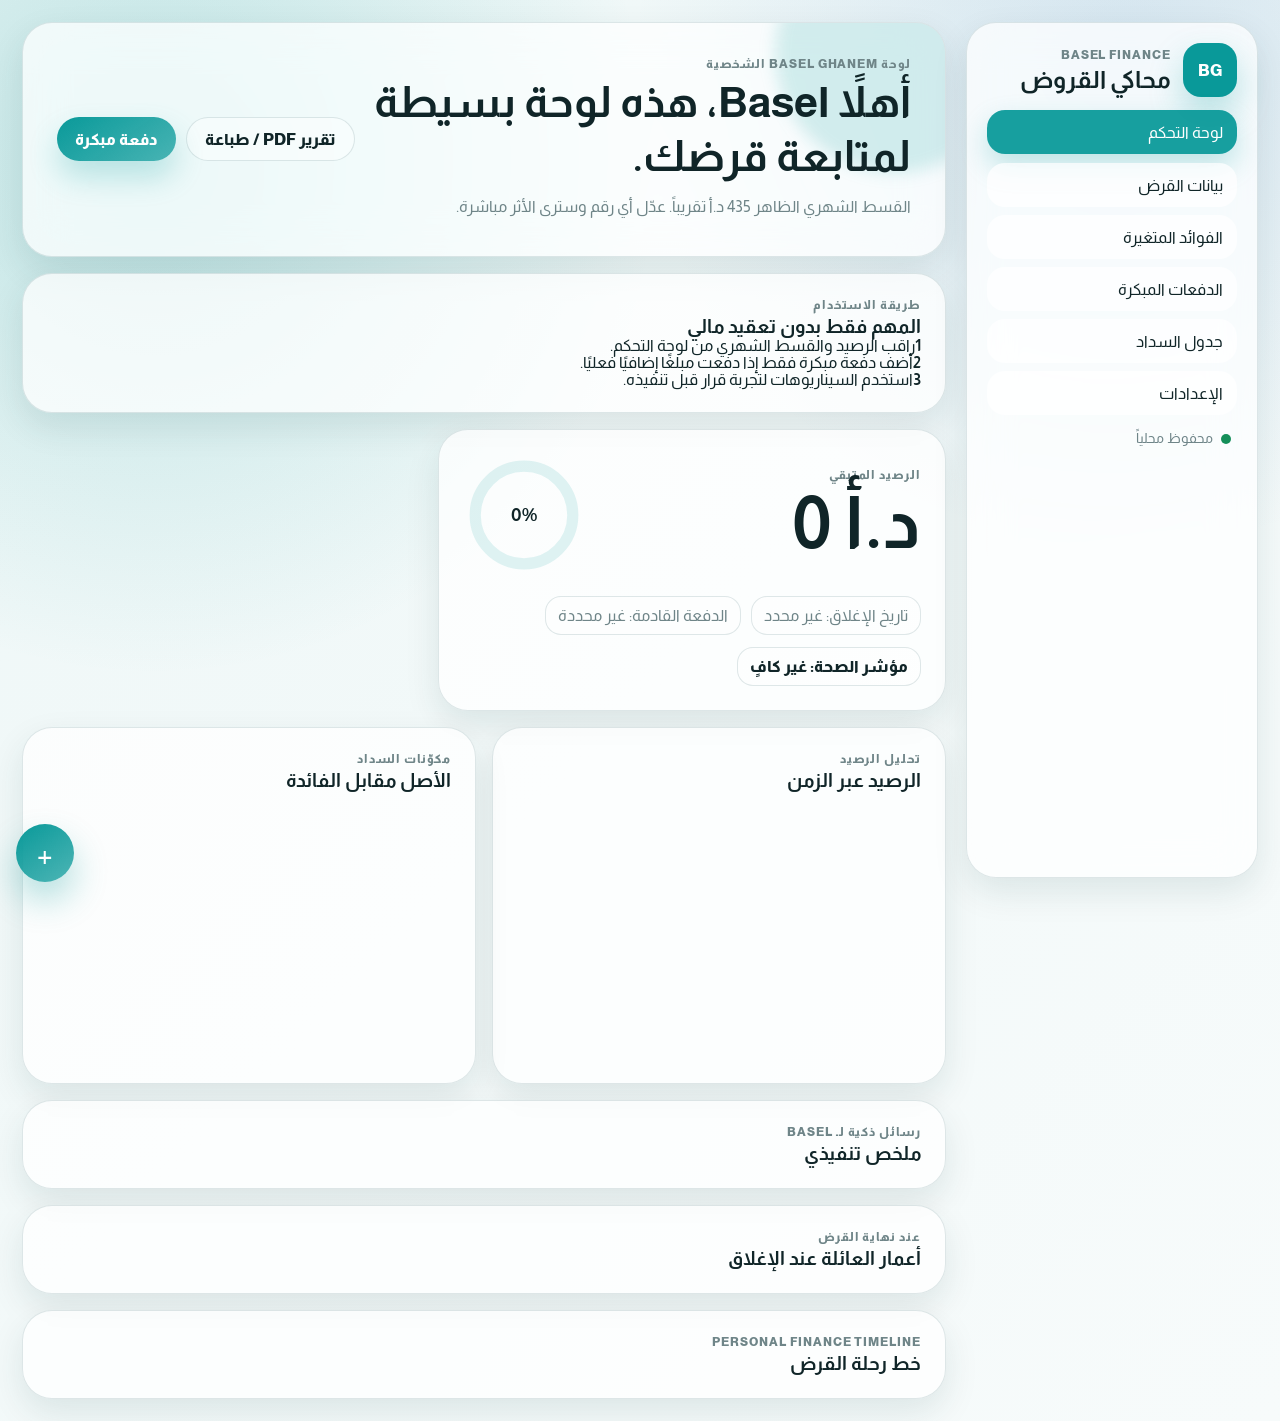
<file: index.html>
<!DOCTYPE html>
<html lang="ar" dir="rtl">
<head>
  <meta charset="UTF-8" />
  <meta name="viewport" content="width=device-width, initial-scale=1.0" />
  <meta name="theme-color" content="#099999" />
  <title>Basel Ghanem | Loan Simulator</title>
  <link rel="preconnect" href="https://fonts.googleapis.com">
  <link rel="preconnect" href="https://fonts.gstatic.com" crossorigin>
  <link href="https://fonts.googleapis.com/css2?family=Almarai:wght@300;400;700;800&display=swap" rel="stylesheet">
  <link rel="stylesheet" href="styles.css?v=20260625_interest_charts_final1" />
</head>
<body>
  <div class="app-shell" id="appShell">
    <aside class="side-panel glass-card" aria-label="القائمة الرئيسية">
      <div class="brand-block">
        <div class="brand-orb" aria-hidden="true">BG</div>
        <div>
          <p class="eyebrow">Basel Finance</p>
          <h1>محاكي القروض</h1>
        </div>
      </div>

      <nav class="nav-tabs" id="navTabs" aria-label="أقسام التطبيق">
        <button class="nav-tab active" data-tab="dashboard">لوحة التحكم</button>
        <button class="nav-tab" data-tab="loan">بيانات القرض</button>
        <button class="nav-tab" data-tab="rates">الفوائد المتغيرة</button>
        <button class="nav-tab" data-tab="payments">الدفعات المبكرة</button>
        <button class="nav-tab" data-tab="schedule">جدول السداد</button>
        <button class="nav-tab" data-tab="settings">الإعدادات</button>
      </nav>

      <div class="save-state" id="saveState" aria-live="polite">
        <span class="save-dot"></span>
        <span>محفوظ محلياً</span>
      </div>
    </aside>

    <main class="main-area">
      <header class="top-hero glass-card animate-in">
        <div>
          <p class="eyebrow">لوحة Basel Ghanem الشخصية</p>
          <h2 id="welcomeTitle">أهلاً Basel، هذه لوحة بسيطة لمتابعة قرضك.</h2>
          <p id="heroInsight" class="hero-copy">القسط الشهري الظاهر 435 د.أ تقريباً. عدّل أي رقم وسترى الأثر مباشرة.</p>
        </div>
        <div class="hero-actions">
          <button class="btn ghost" id="printReportBtn">تقرير PDF / طباعة</button>
          <button class="btn primary" id="quickPaymentBtn">دفعة مبكرة</button>
        </div>
      </header>

      <section class="tab-panel active" id="dashboardPanel" data-panel="dashboard">

        <section class="quick-guide glass-card animate-in" aria-label="طريقة الاستخدام المبسطة">
          <div class="section-head">
            <div>
              <p class="eyebrow">طريقة الاستخدام</p>
              <h3>المهم فقط بدون تعقيد مالي</h3>
            </div>
          </div>
          <div class="guide-grid">
            <article class="guide-card"><strong>1</strong><span>راقب الرصيد والقسط الشهري من لوحة التحكم.</span></article>
            <article class="guide-card"><strong>2</strong><span>أضف دفعة مبكرة فقط إذا دفعت مبلغًا إضافيًا فعليًا.</span></article>
            <article class="guide-card"><strong>3</strong><span>استخدم السيناريوهات لتجربة قرار قبل تنفيذه.</span></article>
          </div>
        </section>

        <div class="dashboard-grid">
          <article class="main-balance glass-card animate-in">
            <div class="card-head">
              <div>
                <p class="eyebrow">الرصيد المتبقي</p>
                <h3 id="remainingBalance">0 د.أ</h3>
              </div>
              <div class="progress-ring" id="progressRing" role="img" aria-label="نسبة إنجاز القرض">
                <svg viewBox="0 0 120 120">
                  <circle class="ring-bg" cx="60" cy="60" r="48"></circle>
                  <circle class="ring-fill" cx="60" cy="60" r="48"></circle>
                </svg>
                <strong id="completionPct">0%</strong>
              </div>
            </div>
            <div class="balance-meta">
              <span id="payoffDate">تاريخ الإغلاق: غير محدد</span>
              <span id="nextPaymentDate">الدفعة القادمة: غير محددة</span>
            </div>
            <div class="health-pill" id="loanHealth">مؤشر الصحة: غير كافٍ</div>
          </article>

          <div class="kpi-grid" id="kpiGrid"></div>
        </div>

        <div class="insight-grid">
          <section class="glass-card chart-card animate-in">
            <div class="section-head">
              <div>
                <p class="eyebrow">تحليل الرصيد</p>
                <h3>الرصيد عبر الزمن</h3>
              </div>
            </div>
            <canvas id="balanceChart" height="190"></canvas>
          </section>

          <section class="glass-card chart-card animate-in">
            <div class="section-head">
              <div>
                <p class="eyebrow">مكوّنات السداد</p>
                <h3>الأصل مقابل الفائدة</h3>
              </div>
            </div>
            <canvas id="breakdownChart" height="190"></canvas>
          </section>
        </div>

        <section class="glass-card animate-in">
          <div class="section-head">
            <div>
              <p class="eyebrow">رسائل ذكية لـ Basel</p>
              <h3>ملخص تنفيذي</h3>
            </div>
          </div>
          <div class="smart-list" id="smartInsights"></div>
        </section>

        <section class="glass-card animate-in">
          <div class="section-head">
            <div>
              <p class="eyebrow">عند نهاية القرض</p>
              <h3>أعمار العائلة عند الإغلاق</h3>
            </div>
          </div>
          <div class="family-grid" id="familyCards"></div>
        </section>

        <section class="glass-card animate-in">
          <div class="section-head">
            <div>
              <p class="eyebrow">Personal finance timeline</p>
              <h3>خط رحلة القرض</h3>
            </div>
          </div>
          <div class="timeline" id="timeline"></div>
        </section>
      </section>

      <section class="tab-panel" id="loanPanel" data-panel="loan">
        <form class="glass-card form-grid animate-in" id="loanForm" novalidate>
          <div class="section-head full-row">
            <div>
              <p class="eyebrow">Loan Profile</p>
              <h3>بيانات القرض الأساسية</h3>
            </div>
            <button type="button" class="btn soft" id="syncPrincipalBtn">احتساب الأصل من السعر والدفعة</button>
          </div>

          <label class="field">
            <span>اسم القرض</span>
            <input type="text" id="loanName" autocomplete="off" />
          </label>
          <label class="field">
            <span>سعر الأصل / العقار / السيارة</span>
            <input type="number" id="assetPrice" min="0" step="0.01" inputmode="decimal" />
          </label>
          <label class="field">
            <span>الدفعة الأولى الثابتة</span>
            <input type="number" id="downPayment" min="0" step="0.01" inputmode="decimal" />
          </label>
          <label class="field">
            <span>أصل القرض بعد الدفعة</span>
            <input type="number" id="principal" min="0" step="0.01" inputmode="decimal" />
          </label>
          <label class="field">
            <span>تاريخ بداية القرض</span>
            <input type="date" id="startDate" />
          </label>
          <label class="field">
            <span>تاريخ أول قسط</span>
            <input type="date" id="firstPaymentDate" />
          </label>
          <label class="field">
            <span>مدة القرض بالأشهر</span>
            <input type="number" id="termMonths" min="1" step="1" inputmode="numeric" />
          </label>
          <label class="field">
            <span>مدة القرض بالسنوات</span>
            <input type="number" id="termYears" min="0" step="0.5" inputmode="decimal" />
          </label>
          <label class="field">
            <span>نسبة الفائدة السنوية</span>
            <input type="number" id="annualRate" min="0" step="0.01" inputmode="decimal" />
          </label>
          <label class="field">
            <span>القسط الشهري المثبت</span>
            <input type="number" id="customInstallment" min="0" step="0.01" inputmode="decimal" />
          </label>
          <input type="hidden" id="installmentFee" />
          <label class="field">
            <span>نوع الفائدة</span>
            <select id="interestType">
              <option value="fixed">ثابتة</option>
              <option value="variable">متغيرة حسب الفترة</option>
            </select>
          </label>
          <label class="field">
            <span>تكرار الدفعة</span>
            <select id="paymentFrequency">
              <option value="monthly">شهري</option>
              <option value="quarterly">ربع سنوي</option>
            </select>
          </label>
          <label class="field">
            <span>فترة السماح بالأشهر</span>
            <input type="number" id="gracePeriod" min="0" step="1" inputmode="numeric" />
          </label>
          <label class="field">
            <span>ميزانية شهرية مريحة</span>
            <input type="number" id="monthlyBudget" min="0" step="0.01" inputmode="decimal" />
          </label>
          <label class="field full-row">
            <span>ملاحظات</span>
            <textarea id="loanNotes" rows="4"></textarea>
          </label>
        </form>
      </section>

      <section class="tab-panel" id="ratesPanel" data-panel="rates">
        <div class="panel-stack">
          <form class="glass-card form-grid animate-in" id="rateForm" novalidate>
            <div class="section-head full-row">
              <div>
                <p class="eyebrow">Variable Interest Engine</p>
                <h3>تغييرات سعر الفائدة</h3>
              </div>
            </div>
            <input type="hidden" id="rateId" />
            <label class="field">
              <span>تاريخ بداية سعر الفائدة</span>
              <input type="date" id="rateStart" />
            </label>
            <input type="hidden" id="rateEnd" />
            <label class="field">
              <span>نسبة الفائدة السنوية الجديدة</span>
              <input type="number" id="rateValue" min="0" step="0.01" inputmode="decimal" />
            </label>
            <label class="field">
              <span>ملاحظة الفترة</span>
              <input type="text" id="rateNote" autocomplete="off" />
            </label>
            <div class="full-row action-row">
              <button type="submit" class="btn primary">حفظ تغيير الفائدة</button>
              <button type="button" class="btn ghost" id="clearRateFormBtn">إلغاء التعديل</button>
            </div>
          </form>

          <div class="glass-card animate-in">
            <div class="section-head">
              <div>
                <p class="eyebrow">Before / After</p>
                <h3>أثر تغيير الفائدة</h3>
              </div>
            </div>
            <div class="comparison-strip" id="rateImpact"></div>
            <div class="responsive-table">
              <table>
                <thead>
                  <tr>
                    <th>البداية</th>
                    <th>سارية حتى</th>
                    <th>الفائدة</th>
                    <th>الأثر</th>
                    <th>ملاحظة</th>
                    <th>إجراء</th>
                  </tr>
                </thead>
                <tbody id="rateRows"></tbody>
              </table>
            </div>
          </div>
        </div>
      </section>

      <section class="tab-panel" id="paymentsPanel" data-panel="payments">
        <div class="panel-stack">
          <form class="glass-card form-grid animate-in" id="earlyPaymentForm" novalidate>
            <div class="section-head full-row">
              <div>
                <p class="eyebrow">Early Payment Engine</p>
                <h3>إضافة دفعة مبكرة</h3>
              </div>
            </div>
            <input type="hidden" id="paymentId" />
            <label class="field">
              <span>تاريخ الدفعة</span>
              <input type="date" id="paymentDate" />
            </label>
            <label class="field">
              <span>قيمة الدفعة</span>
              <input type="number" id="paymentAmount" min="0" step="0.01" inputmode="decimal" />
            </label>
            <label class="field">
              <span>طريقة التطبيق</span>
              <select id="paymentMethod">
                <option value="reduceTerm">تقليل مدة القرض</option>
                <option value="reduceInstallment">تقليل القسط</option>
                <option value="balanced">استراتيجية متوازنة</option>
              </select>
            </label>
            <label class="field">
              <span>نوع الدفعة</span>
              <select id="paymentRepeatType">
                <option value="single">دفعة واحدة</option>
                <option value="monthly">دفعة شهرية متكررة</option>
              </select>
            </label>
            <label class="field">
              <span>مدة التكرار بالأشهر</span>
              <input type="number" id="paymentRepeatMonths" min="1" step="1" inputmode="numeric" placeholder="مثال: 24 شهر" />
            </label>
            <label class="field">
              <span>ملاحظة</span>
              <input type="text" id="paymentNote" autocomplete="off" />
            </label>
            <div class="full-row action-row">
              <button type="submit" class="btn primary">حفظ الدفعة</button>
              <button type="button" class="btn ghost" id="clearPaymentFormBtn">إلغاء التعديل</button>
            </div>
          </form>

          <div class="glass-card animate-in">
            <div class="section-head">
              <div>
                <p class="eyebrow">Impact</p>
                <h3>أثر الدفعات المبكرة</h3>
              </div>
            </div>
            <div class="comparison-strip" id="paymentImpact"></div>
            <canvas id="impactChart" height="170"></canvas>
            <div class="responsive-table">
              <table>
                <thead>
                  <tr>
                    <th>التاريخ</th>
                    <th>القيمة</th>
                    <th>الطريقة</th>
                    <th>الأثر</th>
                    <th>الملاحظة</th>
                    <th>إجراء</th>
                  </tr>
                </thead>
                <tbody id="paymentRows"></tbody>
              </table>
            </div>
          </div>
        </div>
      </section>

      <section class="tab-panel" id="schedulePanel" data-panel="schedule">
        <div class="glass-card animate-in">
          <div class="section-head toolbar-head">
            <div>
              <p class="eyebrow">Amortization Schedule</p>
              <h3>جدول السداد الكامل</h3>
            </div>
            <div class="toolbar">
              <select id="yearFilter" aria-label="فلترة حسب السنة"></select>
              <input type="search" id="scheduleSearch" placeholder="بحث بالتاريخ أو الملاحظة" />
              <button class="btn soft" id="exportCsvBtn">CSV / Excel</button>
            </div>
          </div>
          <div class="responsive-table large-table">
            <table>
              <thead>
                <tr>
                  <th>#</th>
                  <th>التاريخ</th>
                  <th>رصيد البداية</th>
                  <th>القسط الإجمالي</th>
                  <th>الأصل المدفوع</th>
                  <th>الفائدة</th>
                  <th>دفعة مبكرة</th>
                  <th>رصيد النهاية</th>
                  <th>الفائدة المستخدمة</th>
                  <th>ملاحظات</th>
                </tr>
              </thead>
              <tbody id="scheduleRows"></tbody>
            </table>
          </div>
        </div>
      </section>

      <section class="tab-panel" id="settingsPanel" data-panel="settings">
        <div class="settings-grid">

          <section class="glass-card form-grid animate-in">
            <div class="section-head full-row">
              <div>
                <p class="eyebrow">Monthly Add-on</p>
                <h3>تعديل الإضافة الشهرية داخل القسط</h3>
              </div>
            </div>
            <form class="form-grid full-row" id="feePeriodForm" novalidate>
              <input type="hidden" id="feePeriodId" />
              <label class="field">
                <span>من تاريخ</span>
                <input type="date" id="feePeriodStart" />
              </label>
              <label class="field">
                <span>إلى تاريخ</span>
                <input type="date" id="feePeriodEnd" />
              </label>
              <label class="field">
                <span>قيمة الإضافة الشهرية</span>
                <input type="number" id="feePeriodAmount" min="0" step="0.01" inputmode="decimal" />
              </label>
              <div class="field">
                <span>&nbsp;</span>
                <div class="action-row">
                  <button type="submit" class="btn primary">حفظ الفترة</button>
                  <button type="button" class="btn ghost" id="clearFeePeriodBtn">إلغاء</button>
                </div>
              </div>
            </form>
            <div class="responsive-table full-row">
              <table>
                <thead>
                  <tr>
                    <th>من</th>
                    <th>إلى</th>
                    <th>القيمة</th>
                    <th>إجراء</th>
                  </tr>
                </thead>
                <tbody id="feePeriodRows"></tbody>
              </table>
            </div>
          </section>

          <section class="glass-card form-grid animate-in">
            <div class="section-head full-row">
              <div>
                <p class="eyebrow">Preferences</p>
                <h3>تخصيص الشكل والتجربة</h3>
              </div>
            </div>
            <label class="field">
              <span>لون التطبيق الرئيسي</span>
              <input type="color" id="accentColor" />
            </label>
            <label class="field">
              <span>الوضع</span>
              <select id="themeMode">
                <option value="light">فاتح</option>
                <option value="dark">داكن</option>
              </select>
            </label>
            <label class="field">
              <span>تخطيط لوحة التحكم</span>
              <select id="layoutPreference">
                <option value="balanced">متوازن</option>
                <option value="compact">مضغوط</option>
                <option value="wide">واسع</option>
              </select>
            </label>
            <label class="field">
              <span>يوم تذكير الدفعة</span>
              <input type="number" id="reminderDay" min="1" max="28" step="1" inputmode="numeric" />
            </label>
            <label class="field full-row">
              <span>ملاحظة التذكير</span>
              <input type="text" id="reminderNote" autocomplete="off" />
            </label>
          </section>

          <section class="glass-card animate-in">
            <div class="section-head">
              <div>
                <p class="eyebrow">Local Data</p>
                <h3>النسخ الاحتياطي والاستعادة</h3>
              </div>
            </div>
            <div class="button-stack">
              <button class="btn soft" id="exportJsonBtn">تصدير نسخة JSON</button>
              <label class="btn soft file-btn">
                استيراد نسخة JSON
                <input type="file" id="importJsonInput" accept="application/json" />
              </label>
              <button class="btn ghost" id="integrityBtn">فحص سلامة البيانات</button>
              <button class="btn danger" id="resetDataBtn">مسح البيانات نهائياً</button>
            </div>
            <div class="integrity-box" id="integrityBox">لم يتم تنفيذ فحص بعد.</div>
          </section>
        </div>
      </section>
    </main>
  </div>

  <div class="fab-wrap" id="fabWrap" aria-label="إجراءات سريعة">
    <div class="fab-menu" id="fabMenu">
      <button type="button" data-fab-tab="payments">إضافة دفعة</button>
      <button type="button" data-fab-tab="loan">بيانات القرض</button>
      <button type="button" data-fab-tab="schedule">جدول السداد</button>
      <button type="button" data-fab-action="backup">نسخة احتياطية</button>
      <button type="button" data-fab-action="print">تقرير PDF</button>
    </div>
    <button type="button" class="fab-main" id="fabMain" aria-expanded="false" aria-label="فتح الإجراءات السريعة">+</button>
  </div>

  <div class="toast" id="toast" role="status" aria-live="polite"></div>
  <div class="modal-backdrop" id="confirmModal" hidden>
    <div class="modal glass-card" role="dialog" aria-modal="true" aria-labelledby="modalTitle">
      <h3 id="modalTitle">تأكيد الإجراء</h3>
      <p id="modalMessage">هل تريد المتابعة؟</p>
      <div class="action-row">
        <button class="btn danger" id="modalConfirmBtn">تأكيد</button>
        <button class="btn ghost" id="modalCancelBtn">إلغاء</button>
      </div>
    </div>
  </div>

  <script src="app.js?v=20260625_interest_charts_final1"></script>
</body>
</html>
</file>
<file: styles.css>
:root {
  --accent: #099999;
  --accent-rgb: 9, 153, 153;
  --bg: #eef7f7;
  --bg-2: #f7fbfb;
  --card: rgba(255, 255, 255, 0.74);
  --card-strong: rgba(255, 255, 255, 0.92);
  --text: #102528;
  --muted: #6f8588;
  --border: rgba(80, 124, 128, 0.18);
  --shadow: 0 24px 70px rgba(11, 54, 58, 0.13);
  --shadow-soft: 0 14px 34px rgba(11, 54, 58, 0.10);
  --danger: #d84c4c;
  --warning: #b7791f;
  --success: #158f5a;
  --radius-xl: 30px;
  --radius-lg: 22px;
  --radius-md: 16px;
  --font-ar: "Almarai", system-ui, -apple-system, BlinkMacSystemFont, "Segoe UI", sans-serif;
}

* {
  box-sizing: border-box;
}

html {
  min-height: 100%;
  scroll-behavior: smooth;
}

body {
  margin: 0;
  min-height: 100%;
  font-family: var(--font-ar);
  color: var(--text);
  background:
    radial-gradient(circle at 12% 12%, rgba(var(--accent-rgb), 0.22), transparent 30%),
    radial-gradient(circle at 88% 4%, rgba(30, 108, 180, 0.14), transparent 28%),
    linear-gradient(135deg, var(--bg), var(--bg-2));
  overflow-x: hidden;
}

body.dark {
  --bg: #071416;
  --bg-2: #0d2024;
  --card: rgba(15, 31, 35, 0.70);
  --card-strong: rgba(18, 38, 42, 0.92);
  --text: #ecfbfb;
  --muted: #9cb7ba;
  --border: rgba(180, 230, 232, 0.16);
  --shadow: 0 28px 80px rgba(0, 0, 0, 0.38);
  --shadow-soft: 0 16px 34px rgba(0, 0, 0, 0.24);
}

button,
input,
select,
textarea {
  font: inherit;
}

button {
  cursor: pointer;
}

.app-shell {
  width: min(1500px, 100%);
  margin: 0 auto;
  padding: 16px;
  display: grid;
  grid-template-columns: 1fr;
  gap: 16px;
}

.glass-card {
  background: var(--card);
  border: 1px solid var(--border);
  box-shadow: var(--shadow-soft);
  backdrop-filter: blur(22px) saturate(1.3);
  -webkit-backdrop-filter: blur(22px) saturate(1.3);
  border-radius: var(--radius-xl);
}

.side-panel {
  position: sticky;
  top: 12px;
  z-index: 20;
  padding: 14px;
  display: grid;
  gap: 14px;
}

.brand-block {
  display: flex;
  align-items: center;
  gap: 12px;
}

.brand-orb {
  width: 54px;
  height: 54px;
  flex: 0 0 54px;
  display: grid;
  place-items: center;
  border-radius: 18px;
  color: white;
  font-weight: 800;
  letter-spacing: 0.5px;
  background:
    linear-gradient(145deg, rgba(var(--accent-rgb), 1), rgba(var(--accent-rgb), 0.55)),
    #099999;
  box-shadow: 0 16px 34px rgba(var(--accent-rgb), 0.28);
}

.brand-block h1,
.top-hero h2,
.section-head h3,
.main-balance h3,
.modal h3 {
  margin: 0;
}

.eyebrow {
  margin: 0 0 5px;
  color: var(--muted);
  font-size: 0.74rem;
  font-weight: 800;
  letter-spacing: 0.08em;
  text-transform: uppercase;
}

.nav-tabs {
  display: grid;
  grid-auto-flow: column;
  grid-auto-columns: max-content;
  gap: 8px;
  overflow-x: auto;
  padding-bottom: 2px;
  scrollbar-width: none;
}

.nav-tabs::-webkit-scrollbar {
  display: none;
}

.nav-tab {
  border: 0;
  background: rgba(255, 255, 255, 0.72);
  color: var(--text);
  padding: 11px 14px;
  min-height: 44px;
  border-radius: 999px;
  transition: transform 180ms ease, background 180ms ease, color 180ms ease, box-shadow 180ms ease;
  white-space: nowrap;
}

.nav-tab.active,
.nav-tab:hover {
  color: white;
  background: rgba(var(--accent-rgb), 0.94);
  box-shadow: 0 12px 28px rgba(var(--accent-rgb), 0.24);
  transform: translateY(-1px);
}

.save-state {
  display: inline-flex;
  align-items: center;
  gap: 8px;
  color: var(--muted);
  font-size: 0.86rem;
  padding-inline: 6px;
}

.save-dot {
  width: 10px;
  height: 10px;
  border-radius: 999px;
  background: var(--success);
  box-shadow: 0 0 0 0 rgba(21, 143, 90, 0.35);
}

.save-state.saving .save-dot {
  animation: pulse 1.05s infinite;
  background: var(--accent);
}

.main-area {
  display: grid;
  gap: 16px;
  min-width: 0;
}

.top-hero {
  padding: clamp(18px, 4vw, 34px);
  display: grid;
  gap: 18px;
  overflow: hidden;
  position: relative;
}

.top-hero::before {
  content: "";
  position: absolute;
  inset-inline-start: -70px;
  top: -90px;
  width: 240px;
  height: 240px;
  border-radius: 999px;
  background: rgba(var(--accent-rgb), 0.16);
  filter: blur(8px);
}

.top-hero > * {
  position: relative;
  z-index: 1;
}

.top-hero h2 {
  font-size: clamp(1.45rem, 5vw, 2.7rem);
  line-height: 1.25;
  max-width: 920px;
}

.hero-copy {
  color: var(--muted);
  margin: 10px 0 0;
  max-width: 800px;
  line-height: 1.8;
}

.hero-actions,
.action-row,
.toolbar,
.button-stack {
  display: flex;
  align-items: center;
  gap: 10px;
  flex-wrap: wrap;
}

.btn {
  border: 0;
  min-height: 44px;
  border-radius: 999px;
  padding: 11px 18px;
  font-weight: 800;
  transition: transform 160ms ease, box-shadow 160ms ease, opacity 160ms ease, background 160ms ease;
  touch-action: manipulation;
}

.btn:hover {
  transform: translateY(-1px);
}

.btn:active {
  transform: translateY(1px) scale(0.99);
}

.btn.primary {
  color: white;
  background: linear-gradient(145deg, rgba(var(--accent-rgb), 1), rgba(var(--accent-rgb), 0.72));
  box-shadow: 0 16px 30px rgba(var(--accent-rgb), 0.24);
}

.btn.soft {
  color: var(--text);
  background: rgba(var(--accent-rgb), 0.12);
}

.btn.ghost {
  color: var(--text);
  background: rgba(255, 255, 255, 0.42);
  border: 1px solid var(--border);
}

.btn.danger {
  color: white;
  background: var(--danger);
}

.file-btn {
  position: relative;
  overflow: hidden;
  display: inline-flex;
  align-items: center;
  justify-content: center;
}

.file-btn input {
  position: absolute;
  inset: 0;
  opacity: 0;
  cursor: pointer;
}

.tab-panel {
  display: none;
  min-width: 0;
}

.tab-panel.active {
  display: grid;
  gap: 16px;
  animation: panelIn 320ms ease both;
}

.dashboard-grid {
  display: grid;
  gap: 16px;
}

.main-balance {
  padding: clamp(18px, 4vw, 28px);
}

.card-head,
.section-head,
.toolbar-head {
  display: flex;
  align-items: center;
  justify-content: space-between;
  gap: 14px;
  flex-wrap: wrap;
}

.main-balance h3 {
  font-size: clamp(2rem, 9vw, 4.5rem);
  line-height: 1.05;
  direction: ltr;
  text-align: right;
  margin-top: 4px;
  max-width: 100%;
  overflow-wrap: anywhere;
}

.progress-ring {
  width: 122px;
  height: 122px;
  position: relative;
  display: grid;
  place-items: center;
}

.progress-ring svg {
  position: absolute;
  inset: 0;
  transform: rotate(-90deg);
}

.progress-ring circle {
  fill: none;
  stroke-width: 11;
  stroke-linecap: round;
}

.ring-bg {
  stroke: rgba(var(--accent-rgb), 0.12);
}

.ring-fill {
  stroke: var(--accent);
  stroke-dasharray: 301.59;
  stroke-dashoffset: 301.59;
  transition: stroke-dashoffset 900ms cubic-bezier(.2,.8,.2,1);
}

.progress-ring strong {
  font-size: 1.2rem;
}

.balance-meta {
  display: flex;
  gap: 10px;
  flex-wrap: wrap;
  margin-top: 20px;
  color: var(--muted);
}

.balance-meta span,
.health-pill,
.metric-card,
.smart-item,
.comparison-card,
.scenario-item,
.integrity-box,
.family-card {
  border: 1px solid var(--border);
  background: rgba(255, 255, 255, 0.38);
  border-radius: var(--radius-md);
}

.balance-meta span,
.health-pill {
  padding: 10px 12px;
}

.health-pill {
  display: inline-flex;
  margin-top: 12px;
  color: var(--text);
  font-weight: 800;
}

.kpi-grid {
  display: grid;
  gap: 12px;
  grid-template-columns: repeat(2, minmax(0, 1fr));
}

.metric-card {
  padding: 16px;
  min-height: 118px;
  display: grid;
  align-content: space-between;
  transition: transform 180ms ease, box-shadow 180ms ease;
}

.metric-card:hover {
  transform: translateY(-2px);
  box-shadow: 0 16px 32px rgba(var(--accent-rgb), 0.12);
}

.metric-card p {
  margin: 0;
  color: var(--muted);
  font-size: 0.8rem;
}

.metric-card strong {
  margin-top: 10px;
  font-size: clamp(1rem, 5vw, 1.45rem);
  direction: ltr;
  text-align: right;
}

.metric-card small {
  color: var(--muted);
  margin-top: 7px;
}

.insight-grid,
.scenario-layout,
.settings-grid {
  display: grid;
  gap: 16px;
}

.chart-card,
.glass-card:not(.side-panel):not(.top-hero) {
  padding: clamp(16px, 4vw, 24px);
}

canvas {
  width: 100%;
  max-width: 100%;
  display: block;
  margin-top: 12px;
}

.smart-list,
.timeline,
.scenario-list,
.panel-stack {
  display: grid;
  gap: 12px;
}

.smart-item {
  padding: 14px;
  display: grid;
  gap: 6px;
}

.smart-item strong {
  color: var(--text);
}

.smart-item span {
  color: var(--muted);
  line-height: 1.7;
}

.timeline-item {
  display: grid;
  grid-template-columns: 18px minmax(0, 1fr);
  gap: 12px;
  align-items: start;
  animation: slideUp 420ms ease both;
}

.timeline-node {
  width: 14px;
  height: 14px;
  border-radius: 999px;
  margin-top: 15px;
  background: var(--accent);
  box-shadow: 0 0 0 7px rgba(var(--accent-rgb), 0.12);
}

.timeline-card {
  padding: 14px;
  border: 1px solid var(--border);
  border-radius: var(--radius-lg);
  background: rgba(255,255,255,0.34);
}

.timeline-card p {
  margin: 6px 0 0;
  color: var(--muted);
}

.form-grid {
  display: grid;
  grid-template-columns: 1fr;
  gap: 14px;
}

.full-row {
  grid-column: 1 / -1;
}

.field {
  display: grid;
  gap: 8px;
}

.field span {
  color: var(--text);
  font-weight: 800;
  font-size: 0.9rem;
}

input,
select,
textarea {
  width: 100%;
  min-height: 46px;
  border: 1px solid var(--border);
  border-radius: 16px;
  color: var(--text);
  background: rgba(255, 255, 255, 0.60);
  outline: none;
  padding: 12px 14px;
  transition: border 160ms ease, box-shadow 160ms ease, background 160ms ease;
}

body.dark input,
body.dark select,
body.dark textarea,
body.dark .nav-tab,
body.dark .btn.ghost,
body.dark .balance-meta span,
body.dark .health-pill,
body.dark .metric-card,
body.dark .smart-item,
body.dark .comparison-card,
body.dark .scenario-item,
body.dark .integrity-box,
body.dark .timeline-card {
  background: rgba(255, 255, 255, 0.07);
}

input:focus,
select:focus,
textarea:focus {
  border-color: rgba(var(--accent-rgb), 0.58);
  box-shadow: 0 0 0 5px rgba(var(--accent-rgb), 0.13);
}

textarea {
  resize: vertical;
  line-height: 1.6;
}

.comparison-strip {
  display: grid;
  grid-template-columns: 1fr;
  gap: 10px;
  margin-top: 12px;
}

.comparison-card {
  padding: 14px;
  display: grid;
  gap: 8px;
}

.comparison-card span {
  color: var(--muted);
  font-size: 0.82rem;
}

.comparison-card strong {
  font-size: 1.1rem;
}

.responsive-table {
  width: 100%;
  overflow-x: auto;
  margin-top: 16px;
  border-radius: 20px;
  border: 1px solid var(--border);
}

.large-table {
  max-height: 72vh;
}

table {
  width: 100%;
  min-width: 940px;
  border-collapse: collapse;
  background: rgba(255, 255, 255, 0.28);
}

th,
td {
  padding: 12px 11px;
  text-align: right;
  border-bottom: 1px solid var(--border);
  white-space: nowrap;
  vertical-align: middle;
}

th {
  position: sticky;
  top: 0;
  z-index: 1;
  background: var(--card-strong);
  color: var(--muted);
  font-size: 0.78rem;
}

tr.highlight-payment td {
  background: rgba(21, 143, 90, 0.09);
}

tr.highlight-rate td {
  background: rgba(183, 121, 31, 0.10);
}

.row-actions {
  display: inline-flex;
  gap: 6px;
}

.icon-btn {
  border: 1px solid var(--border);
  background: rgba(255,255,255,0.45);
  color: var(--text);
  border-radius: 12px;
  min-height: 34px;
  padding: 7px 10px;
  font-weight: 800;
}

.toolbar input,
.toolbar select {
  width: min(230px, 100%);
}

.button-stack {
  align-items: stretch;
  flex-direction: column;
}

.button-stack .btn {
  width: 100%;
}

.integrity-box {
  padding: 14px;
  margin-top: 14px;
  color: var(--muted);
  line-height: 1.7;
}

.scenario-item {
  padding: 14px;
  display: grid;
  gap: 10px;
}

.scenario-item h4 {
  margin: 0;
}

.scenario-item p {
  margin: 0;
  color: var(--muted);
}

.family-grid {
  display: grid;
  gap: 12px;
  grid-template-columns: repeat(auto-fit, minmax(180px, 1fr));
}

.family-card {
  padding: 16px;
  border: 1px solid var(--border);
  border-radius: var(--radius-md);
  background: rgba(255,255,255,0.38);
  display: grid;
  gap: 6px;
}

.family-card p,
.family-card small {
  margin: 0;
  color: var(--muted);
}

.family-card strong {
  font-size: 1.1rem;
}

.fab-wrap {
  position: fixed;
  inset-inline-end: 16px;
  bottom: 18px;
  z-index: 85;
}

.fab-main {
  width: 58px;
  height: 58px;
  border: 0;
  border-radius: 999px;
  color: white;
  font-size: 1.9rem;
  line-height: 1;
  background: linear-gradient(145deg, rgba(var(--accent-rgb), 1), rgba(var(--accent-rgb), 0.72));
  box-shadow: 0 18px 35px rgba(var(--accent-rgb), 0.30);
}

.fab-menu {
  position: absolute;
  inset-inline-end: 0;
  bottom: 70px;
  display: grid;
  gap: 8px;
  opacity: 0;
  transform: translateY(10px);
  pointer-events: none;
  transition: opacity 180ms ease, transform 180ms ease;
}

.fab-wrap.open .fab-menu {
  opacity: 1;
  transform: translateY(0);
  pointer-events: auto;
}

.fab-menu button {
  border: 1px solid var(--border);
  background: var(--card-strong);
  color: var(--text);
  min-height: 42px;
  padding: 10px 14px;
  border-radius: 999px;
  box-shadow: var(--shadow-soft);
  white-space: nowrap;
}

.toast {
  position: fixed;
  inset-inline: 16px;
  bottom: 16px;
  z-index: 100;
  opacity: 0;
  transform: translateY(14px);
  pointer-events: none;
  background: rgba(16, 37, 40, 0.90);
  color: white;
  padding: 13px 16px;
  border-radius: 18px;
  box-shadow: var(--shadow);
  transition: opacity 180ms ease, transform 180ms ease;
}

.toast.show {
  opacity: 1;
  transform: translateY(0);
}

.modal-backdrop {
  position: fixed;
  inset: 0;
  z-index: 90;
  display: grid;
  place-items: center;
  background: rgba(5, 19, 20, 0.38);
  padding: 16px;
  animation: fadeIn 180ms ease both;
}

.modal {
  width: min(460px, 100%);
  padding: 22px;
  animation: modalIn 220ms cubic-bezier(.2,.8,.2,1) both;
}

.modal p {
  color: var(--muted);
  line-height: 1.7;
}

.animate-in {
  animation: slideUp 480ms cubic-bezier(.2,.8,.2,1) both;
}

@keyframes pulse {
  0% { box-shadow: 0 0 0 0 rgba(var(--accent-rgb), 0.34); }
  70% { box-shadow: 0 0 0 9px rgba(var(--accent-rgb), 0); }
  100% { box-shadow: 0 0 0 0 rgba(var(--accent-rgb), 0); }
}

@keyframes panelIn {
  from { opacity: 0; transform: translateX(-10px); }
  to { opacity: 1; transform: translateX(0); }
}

@keyframes slideUp {
  from { opacity: 0; transform: translateY(16px); }
  to { opacity: 1; transform: translateY(0); }
}

@keyframes fadeIn {
  from { opacity: 0; }
  to { opacity: 1; }
}

@keyframes modalIn {
  from { opacity: 0; transform: translateY(16px) scale(0.98); }
  to { opacity: 1; transform: translateY(0) scale(1); }
}

@media (min-width: 720px) {
  .form-grid {
    grid-template-columns: repeat(2, minmax(0, 1fr));
  }

  .comparison-strip {
    grid-template-columns: repeat(3, minmax(0, 1fr));
  }

  .kpi-grid {
    grid-template-columns: repeat(3, minmax(0, 1fr));
  }

  .top-hero {
    grid-template-columns: minmax(0, 1fr) auto;
    align-items: center;
  }
}

@media (min-width: 1020px) {
  .app-shell {
    grid-template-columns: 292px minmax(0, 1fr);
    padding: 22px;
    gap: 20px;
  }

  .side-panel {
    align-self: start;
    min-height: calc(100vh - 44px);
    align-content: start;
    padding: 20px;
  }

  .nav-tabs {
    grid-auto-flow: row;
    grid-auto-columns: unset;
    overflow: visible;
  }

  .nav-tab {
    text-align: right;
    border-radius: 18px;
    width: 100%;
  }

  .dashboard-grid {
    grid-template-columns: minmax(0, 1.12fr) minmax(340px, 0.88fr);
  }

  .insight-grid,
  .scenario-layout,
  .settings-grid {
    grid-template-columns: repeat(2, minmax(0, 1fr));
  }

  .kpi-grid {
    grid-template-columns: repeat(2, minmax(0, 1fr));
  }

  .app-shell.layout-wide .dashboard-grid {
    grid-template-columns: minmax(0, 1.45fr) minmax(360px, 0.55fr);
  }

  .app-shell.layout-compact .kpi-grid {
    grid-template-columns: repeat(1, minmax(0, 1fr));
  }
}

@media (max-width: 620px) {
  .card-head {
    flex-direction: column-reverse;
    align-items: flex-start;
  }

  .progress-ring {
    align-self: flex-start;
  }
}

@media (max-width: 440px) {
  .app-shell {
    padding: 10px;
  }

  .top-hero,
  .chart-card,
  .glass-card:not(.side-panel):not(.top-hero) {
    border-radius: 24px;
    padding: 16px;
  }

  .hero-actions .btn,
  .action-row .btn,
  .toolbar .btn,
  .toolbar input,
  .toolbar select {
    width: 100%;
  }

  .main-balance h3 {
    font-size: 2.2rem;
  }

  .progress-ring {
    width: 106px;
    height: 106px;
  }

  .kpi-grid {
    grid-template-columns: 1fr;
  }
}

@media print {
  .fab-wrap {
    display: none !important;
  }

  body {
    background: white;
  }

  .side-panel,
  .hero-actions,
  .nav-tabs,
  .toolbar,
  .toast,
  .modal-backdrop {
    display: none !important;
  }

  .app-shell {
    display: block;
    width: 100%;
    padding: 0;
  }

  .glass-card {
    box-shadow: none;
    border-color: #d8e6e6;
    background: white;
    break-inside: avoid;
  }

  .tab-panel {
    display: grid !important;
    margin-bottom: 14px;
  }
}


/* Final hotfix: hidden confirmation modal must never display on initial load */
[hidden],
.modal-backdrop[hidden] {
  display: none !important;
}


/* final animation refinements */
.metric-card,
.chart-card,
.timeline-card,
.smart-item,
.comparison-card,
.family-card {
  animation: softRise 420ms cubic-bezier(.2,.8,.2,1) both;
}

.nav-tab,
.btn,
.icon-btn,
.fab-main,
.fab-menu button {
  will-change: transform;
}

.nav-tab:active,
.btn:active,
.icon-btn:active,
.fab-main:active {
  transform: scale(0.985);
}

canvas {
  animation: chartReveal 520ms cubic-bezier(.2,.8,.2,1) both;
}

@keyframes softRise {
  from { opacity: 0; transform: translateY(10px) scale(0.99); }
  to { opacity: 1; transform: translateY(0) scale(1); }
}

@keyframes chartReveal {
  from { opacity: 0; filter: blur(4px); transform: translateY(8px); }
  to { opacity: 1; filter: blur(0); transform: translateY(0); }
}
</file>
